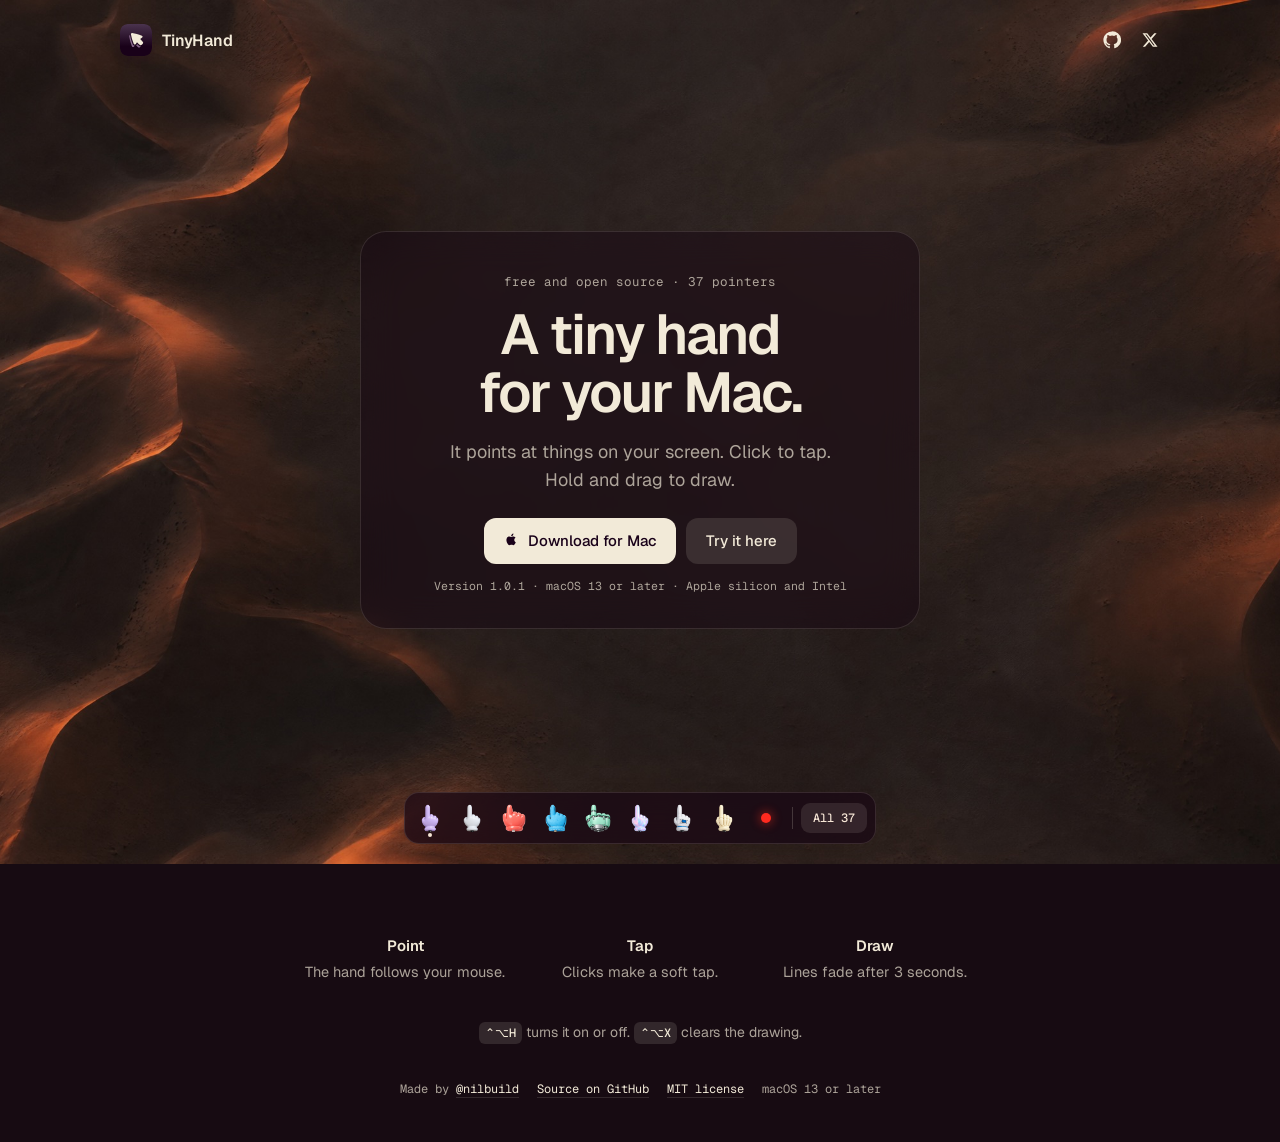
<file: docs/index.html>
<!doctype html>
<html lang="en">
<head>
<meta charset="utf-8">
<meta name="viewport" content="width=device-width, initial-scale=1, viewport-fit=cover">
<script async src="https://www.googletagmanager.com/gtag/js?id=G-7GG56TBZL8"></script>
<script>
  window.dataLayer = window.dataLayer || [];
  function gtag(){dataLayer.push(arguments);}
  gtag('js', new Date());
  gtag('config', 'G-7GG56TBZL8');
</script>
<title>TinyHand: a tiny hand pointer for your Mac</title>
<meta name="description" content="TinyHand puts a toy hand on a stick on your Mac screen. It points at things, taps when you click and draws when you drag. Great for screen recordings, demos and calls. Free, open source, 37 pointers.">
<meta name="keywords" content="mac pointer, cursor highlighter, screen recording, presentation pointer, laser pointer, draw on screen, macOS, demo videos">
<meta name="author" content="Kamran Ahmed">
<meta name="theme-color" content="#170b12">
<link rel="canonical" href="https://tinyhand.app/">
<meta property="og:type" content="website">
<meta property="og:site_name" content="TinyHand">
<meta property="og:url" content="https://tinyhand.app/">
<meta property="og:title" content="TinyHand: a tiny hand for your Mac">
<meta property="og:description" content="A toy hand on a stick that points at things on your screen. Click to tap, hold and drag to draw. Free and open source.">
<meta property="og:image" content="https://tinyhand.app/assets/og-dusk.jpg">
<meta property="og:image:width" content="1200">
<meta property="og:image:height" content="630">
<meta property="og:image:alt" content="TinyHand: a tiny hand for your Mac, with two hand pointers over dunes at dusk">
<meta name="twitter:card" content="summary_large_image">
<meta name="twitter:site" content="@nilbuild">
<meta name="twitter:creator" content="@nilbuild">
<meta name="twitter:title" content="TinyHand: a tiny hand for your Mac">
<meta name="twitter:description" content="A toy hand on a stick that points at things on your screen. Click to tap, hold and drag to draw. Free and open source.">
<meta name="twitter:image" content="https://tinyhand.app/assets/og-dusk.jpg">
<meta name="twitter:image:alt" content="TinyHand: a tiny hand for your Mac, with two hand pointers over dunes at dusk">
<link rel="icon" type="image/svg+xml" href="assets/mark.svg">
<link rel="icon" type="image/png" href="assets/favicon.png">
<link rel="apple-touch-icon" href="assets/apple-touch-icon.png">
<script type="application/ld+json">
{
  "@context": "https://schema.org",
  "@type": "SoftwareApplication",
  "name": "TinyHand",
  "description": "A toy hand on a stick that points at things on your Mac screen. Click to tap, hold and drag to draw.",
  "url": "https://tinyhand.app/",
  "image": "https://tinyhand.app/assets/mark-512.png",
  "screenshot": "https://tinyhand.app/assets/og-dusk.jpg",
  "applicationCategory": "UtilitiesApplication",
  "operatingSystem": "macOS 13 or later",
  "softwareVersion": "1.0.1",
  "license": "https://opensource.org/licenses/MIT",
  "downloadUrl": "https://github.com/nilbuild/tinyhand/releases/latest/download/TinyHand.dmg",
  "offers": { "@type": "Offer", "price": "0", "priceCurrency": "USD" },
  "author": { "@type": "Person", "name": "Kamran Ahmed", "url": "https://kamran.fyi" }
}
</script>
<link rel="preconnect" href="https://fonts.googleapis.com">
<link rel="preconnect" href="https://fonts.gstatic.com" crossorigin>
<link rel="stylesheet" href="https://fonts.googleapis.com/css2?family=Geist:wght@400;500;600&family=Geist+Mono:wght@400;500&display=swap">
<style>
:root {
  --bg: #170b12;
  --fg: #f2ead8;
  --muted: rgba(242, 234, 216, 0.68);
  --line: rgba(242, 234, 216, 0.12);
  --btn: #f2ead8;
  --btn-fg: #190119;
  --ghost: rgba(242, 234, 216, 0.12);
  --glass: rgba(25, 8, 20, 0.5);
  --col: 1080px;
  --sans: "Geist", system-ui, -apple-system, sans-serif;
  --mono: "Geist Mono", ui-monospace, "SF Mono", Menlo, monospace;
  color-scheme: dark;
}
* { box-sizing: border-box; }
html, body { margin: 0; }
body { background: var(--bg); color: var(--fg); font-family: var(--sans); -webkit-font-smoothing: antialiased; }
:focus, :focus-visible { outline: none; }
a, button { -webkit-tap-highlight-color: transparent; }
.gutter { padding-left: max(20px, env(safe-area-inset-left, 0px)); padding-right: max(20px, env(safe-area-inset-right, 0px)); }

.stage { position: relative; overflow: hidden; height: clamp(680px, 96vh, 960px); display: flex; flex-direction: column; padding-bottom: 84px; }
.art { position: absolute; inset: 0; width: 100%; height: 100%; object-fit: cover; display: block; }
.rest { position: absolute; right: 13%; bottom: 30%; width: 2px; height: 2px; pointer-events: none; }
@media (max-width: 640px) { .rest { right: 12%; bottom: 25%; } }

.nav { position: relative; z-index: 3; width: 100%; max-width: var(--col); margin: 0 auto; display: flex; justify-content: space-between; align-items: center; padding-block: 22px; }
.brand { display: flex; align-items: center; gap: 10px; font-weight: 600; font-size: 16px; letter-spacing: -.01em; color: inherit; text-decoration: none; }
.mark { width: 32px; height: 32px; border-radius: 8px; display: block; box-shadow: 0 3px 8px rgba(40, 10, 40, .25); flex: none; }
.links { display: flex; gap: 2px; margin-right: -8px; }
.links a { display: grid; place-items: center; width: 36px; height: 36px; border-radius: 10px; color: inherit; }
.links a:hover { background: var(--line); }
.links svg { width: 18px; height: 18px; fill: currentColor; }

.intro { position: relative; z-index: 3; margin: auto; padding: 42px 32px 36px; max-width: 560px; width: calc(100% - 40px); border-radius: 26px; background: var(--glass); box-shadow: inset 0 0 0 1px var(--line); backdrop-filter: blur(18px) saturate(1.1); -webkit-backdrop-filter: blur(18px) saturate(1.1); text-align: center; display: flex; flex-direction: column; align-items: center; gap: 16px; }
.eyebrow { margin: 0; font: 400 12.5px var(--mono); color: var(--muted); }
h1 { margin: 0; font-weight: 600; font-size: clamp(36px, 5.6vw, 56px); line-height: 1.03; letter-spacing: -.035em; text-wrap: balance; }
.lede { margin: 0; max-width: 34ch; font-size: 18px; line-height: 1.55; color: var(--muted); text-wrap: pretty; }
.ctas { display: flex; gap: 10px; flex-wrap: wrap; justify-content: center; margin-top: 8px; }
.btn { display: inline-flex; align-items: center; gap: 9px; height: 46px; padding: 0 20px; border-radius: 12px; text-decoration: none; font-weight: 500; font-size: 15px; transition: transform .15s ease; }
.btn:hover { transform: translateY(-1px); }
.btn svg { width: 16px; height: 16px; fill: currentColor; }
.btn.main { background: var(--btn); color: var(--btn-fg); }
.btn.main svg { width: 15px; height: 15px; margin-top: -2px; }
.btn.ghost { all: unset; cursor: pointer; display: inline-flex; align-items: center; gap: 9px; height: 46px; padding: 0 20px; border-radius: 12px; font-weight: 500; font-size: 15px; transition: transform .15s ease; color: var(--fg); background: var(--ghost); }
.btn.ghost:hover { transform: translateY(-1px); }
.try[aria-pressed="true"] .t-on, .try:not([aria-pressed="true"]) .t-off { display: none; }
.ver { margin: -2px 0 0; font: 400 11.5px var(--mono); color: var(--muted); }

.picker { position: absolute; z-index: 4; left: 50%; transform: translateX(-50%); bottom: 20px; display: flex; align-items: center; gap: 2px; padding: 5px; border-radius: 15px; background: rgba(25, 8, 20, .72); border: .5px solid rgba(255, 240, 225, .12); backdrop-filter: blur(14px); -webkit-backdrop-filter: blur(14px); box-shadow: 0 8px 24px -10px rgba(58, 36, 23, .35); }
.picker button { all: unset; cursor: pointer; position: relative; width: 40px; height: 40px; border-radius: 10px; display: grid; place-items: center; }
.picker img { width: 28px; height: 28px; object-fit: contain; pointer-events: none; transition: transform .18s cubic-bezier(.3, 1.6, .5, 1); }
.picker > button:hover img, .picker > button:hover .laser { transform: translateY(-3px) scale(1.14); }
.picker > button[aria-pressed="true"]::after { content: ""; position: absolute; bottom: 1px; left: 50%; width: 4px; height: 4px; margin-left: -2px; border-radius: 50%; background: #f6e6d6; }
.picker .sep { width: 1px; height: 22px; margin: 0 6px 0 4px; background: rgba(255, 240, 225, .18); }
.laser { width: 10px; height: 10px; border-radius: 50%; background: #ff2a1f; box-shadow: 0 0 10px 2px rgba(255, 42, 31, .4); transition: transform .18s cubic-bezier(.3, 1.6, .5, 1); }
.picker .count { width: auto; height: 30px; margin-right: 3px; padding: 0 12px; border-radius: 9px; font: 500 12px var(--mono); color: #f6e6d6; white-space: nowrap; background: rgba(255, 240, 225, .1); transition: background .15s ease; }
.picker .count:hover, .picker .count[aria-expanded="true"] { background: rgba(255, 240, 225, .2); }
.pop { position: absolute; bottom: calc(100% + 10px); left: 50%; transform: translateX(-50%); width: min(452px, calc(100vw - 32px)); padding: 14px; border-radius: 18px; background: #221420; color: var(--fg); box-shadow: 0 24px 50px -20px rgba(0, 0, 0, .6), 0 0 0 .5px rgba(242, 234, 216, .14); }
.pop[hidden] { display: none; }
.pop-h { margin: 0 4px 10px; display: flex; justify-content: space-between; font-size: 13.5px; }
.pop-h span { font: 400 12px var(--mono); color: var(--muted); }
.pop-grid { display: grid; grid-template-columns: repeat(auto-fill, minmax(44px, 1fr)); gap: 2px; }
.pop-grid button { width: auto; height: 46px; }
.pop-grid button:hover { background: rgba(242, 234, 216, .08); }
.pop-grid button:hover img { transform: translateY(-2px) scale(1.1); }
.pop-grid button[aria-pressed="true"] { background: rgba(242, 234, 216, .14); }
.pop-grid img { width: 32px; height: 32px; }

.more { max-width: 720px; margin: 0 auto; padding-block: 72px 44px; display: flex; flex-direction: column; gap: 40px; }
.three { display: grid; grid-template-columns: repeat(3, minmax(0, 1fr)); gap: 24px; text-align: center; }
.three h3 { margin: 0 0 6px; font-size: 15px; font-weight: 600; }
.three p { margin: 0; font-size: 14.5px; line-height: 1.5; color: var(--muted); }
.keys { margin: 0; text-align: center; font-size: 14px; color: var(--muted); }
kbd { font: 500 12px var(--mono); color: var(--fg); padding: 3px 6px; border-radius: 6px; background: var(--line); }
.foot { display: flex; justify-content: center; gap: 18px; flex-wrap: wrap; font: 400 12px var(--mono); color: var(--muted); }
.foot a { color: var(--fg); text-decoration: none; border-bottom: 1px solid var(--line); }

@media (max-width: 640px) {
  .three { grid-template-columns: minmax(0, 1fr); gap: 18px; }
  .lede { font-size: 16.5px; }
  .intro { padding: 30px 18px 26px; }
  .picker > button { width: 34px; height: 34px; }
  .picker > button img { width: 24px; height: 24px; }
  .picker > [data-style="astro"], .picker > [data-style="skeleton"], .picker > [data-style="holo"] { display: none; }
  .picker .count { padding: 0 9px; }
  .picker .sep { margin: 0 4px 0 2px; }
}
@media (prefers-reduced-motion: reduce) { .btn, .picker img, .laser, .picker .count { transition: none; } }
</style>
</head>
<body>
<main>
  <section class="stage" id="stage" data-start="lavender">
    <img class="art" src="assets/art/dusk.jpg" alt="Sand dunes seen from above at dusk">
    <div class="nav gutter">
      <a class="brand" href="./" data-pass><img class="mark" src="assets/mark.svg" alt="">TinyHand</a>
      <div class="links">
        <a href="https://github.com/nilbuild/tinyhand" aria-label="TinyHand on GitHub" title="GitHub" data-pass target="_blank" rel="noopener"><svg viewBox="0 0 24 24" aria-hidden="true"><path d="M12 .5a11.5 11.5 0 0 0-3.64 22.41c.58.1.79-.25.79-.56v-2c-3.2.7-3.88-1.37-3.88-1.37-.52-1.33-1.28-1.69-1.28-1.69-1.05-.71.08-.7.08-.7 1.16.08 1.77 1.19 1.77 1.19 1.03 1.77 2.7 1.26 3.36.96.1-.75.4-1.26.73-1.55-2.56-.29-5.24-1.28-5.24-5.69 0-1.26.45-2.29 1.19-3.09-.12-.29-.52-1.46.11-3.05 0 0 .97-.31 3.17 1.18a11 11 0 0 1 5.77 0c2.2-1.49 3.17-1.18 3.17-1.18.63 1.59.23 2.76.11 3.05.74.8 1.19 1.83 1.19 3.09 0 4.42-2.69 5.39-5.25 5.68.41.36.78 1.06.78 2.14v3.17c0 .31.21.67.8.56A11.5 11.5 0 0 0 12 .5Z"/></svg></a>
        <a href="https://x.com/nilbuild" aria-label="nilbuild on X" title="@nilbuild on X" data-pass target="_blank" rel="noopener"><svg viewBox="0 0 24 24" aria-hidden="true"><path d="M17.75 3h3.07l-6.7 7.66L22 21h-6.17l-4.83-6.32L5.47 21H2.4l7.17-8.2L2 3h6.33l4.37 5.77L17.75 3Zm-1.08 16.2h1.7L7.4 4.74H5.58L16.67 19.2Z"/></svg></a>
      </div>
    </div>
    <div class="intro">
      <p class="eyebrow">free and open source · 37 pointers</p>
      <h1>A tiny hand for your Mac.</h1>
      <p class="lede">It points at things on your screen. Click to tap. Hold and drag to draw.</p>
      <div class="ctas">
        <a class="btn main" href="https://github.com/nilbuild/tinyhand/releases/latest/download/TinyHand.dmg" data-pass download><svg viewBox="0 0 24 24" aria-hidden="true"><path d="M16.4 12.6c0-2.4 2-3.5 2-3.6-1.1-1.6-2.8-1.8-3.4-1.8-1.4-.2-2.8.9-3.5.9-.7 0-1.9-.8-3.1-.8-1.6 0-3 .9-3.8 2.3-1.6 2.8-.4 7 1.2 9.3.8 1.1 1.7 2.4 2.9 2.3 1.2 0 1.6-.7 3-.7s1.8.7 3.1.7c1.3 0 2.1-1.1 2.8-2.3.9-1.3 1.3-2.5 1.3-2.6 0 0-2.5-1-2.5-3.7zM14.1 5.5c.6-.8 1.1-1.9 1-3-.9 0-2.1.6-2.7 1.4-.6.7-1.1 1.8-1 2.9 1 .1 2.1-.5 2.7-1.3z"/></svg>Download for Mac</a>
        <button class="btn ghost try" id="try" type="button" data-pass aria-pressed="false"><span class="t-on">Try it here</span><span class="t-off">Stop · Esc</span></button>
      </div>
      <p class="ver">Version <span id="version">1.0.1</span> · macOS 13 or later · Apple silicon and Intel</p>
    </div>
    <span class="rest" data-target="point" aria-hidden="true"></span>
    <div class="picker" id="picker" data-pass aria-label="Pick a hand"></div>
  </section>

  <section class="more gutter">
    <div class="three">
      <div><h3>Point</h3><p>The hand follows your mouse.</p></div>
      <div><h3>Tap</h3><p>Clicks make a soft tap.</p></div>
      <div><h3>Draw</h3><p>Lines fade after 3 seconds.</p></div>
    </div>
    <p class="keys"><kbd>⌃⌥H</kbd> turns it on or off. <kbd>⌃⌥X</kbd> clears the drawing.</p>
    <div class="foot"><span>Made by <a href="https://x.com/nilbuild" target="_blank" rel="noopener">@nilbuild</a></span><a href="https://github.com/nilbuild/tinyhand" target="_blank" rel="noopener">Source on GitHub</a><a href="https://github.com/nilbuild/tinyhand/blob/main/LICENSE" target="_blank" rel="noopener">MIT license</a><span>macOS 13 or later</span></div>
  </section>
</main>

<script src="pointer.js"></script>
<script>
(function () {
  fetch('https://api.github.com/repos/nilbuild/tinyhand/releases/latest')
    .then(r => (r.ok ? r.json() : null))
    .then(r => {
      if (!r || !r.tag_name) {
        return;
      }
      document.getElementById('version').textContent = r.tag_name.replace(/^v/, '');
    })
    .catch(() => {});

  const PICKS = ['lavender', 'glove', 'coral', 'plush', 'robot', 'holo', 'astro', 'skeleton', 'laser'];
  const stage = document.getElementById('stage');
  const picker = document.getElementById('picker');
  if (!window.TinyHandDemo) {
    return;
  }

  const api = TinyHandDemo.mount(stage, { toolbar: false, autoplay: false, depthW: 0.3, start: stage.dataset.start, active: false });
  api.deactivate();
  const tryBtn = document.getElementById('try');
  function setLive(on, e) {
    if (on) {
      api.activate(e);
    } else {
      api.deactivate();
    }
    tryBtn.setAttribute('aria-pressed', String(on));
  }
  tryBtn.addEventListener('click', e => {
    e.stopPropagation();
    setLive(!api.active, e);
  });
  const styles = api.hands.concat([{ id: 'laser', name: 'Laser dot' }]);

  function button(hand, onPick) {
    const b = document.createElement('button');
    b.type = 'button';
    b.dataset.style = hand.id;
    b.title = hand.name;
    b.setAttribute('aria-label', hand.name);
    b.innerHTML = hand.src ? `<img src="${hand.src}" alt="">` : '<span class="laser"></span>';
    b.addEventListener('click', e => {
      api.setStyle(hand.id);
      setLive(true, e);
      onPick();
    });
    return b;
  }

  PICKS.forEach(id => picker.appendChild(button(styles.find(h => h.id === id), () => {})));

  const sep = document.createElement('span');
  sep.className = 'sep';
  picker.appendChild(sep);

  const all = document.createElement('button');
  all.type = 'button';
  all.className = 'count';
  all.setAttribute('aria-expanded', 'false');
  all.textContent = `All ${styles.length}`;
  picker.appendChild(all);

  const pop = document.createElement('div');
  pop.className = 'pop';
  pop.hidden = true;
  pop.innerHTML = `<p class="pop-h"><b>${styles.length} pointers</b><span>pick one to try it</span></p><div class="pop-grid"></div>`;
  const grid = pop.querySelector('.pop-grid');
  styles.forEach(hand => grid.appendChild(button(hand, () => setOpen(false))));
  picker.appendChild(pop);

  function setOpen(open) {
    pop.hidden = !open;
    all.setAttribute('aria-expanded', String(open));
  }
  all.addEventListener('click', e => {
    e.stopPropagation();
    setOpen(pop.hidden);
  });
  document.addEventListener('click', e => {
    if (pop.hidden || pop.contains(e.target)) {
      return;
    }
    setOpen(false);
  });
  document.addEventListener('keydown', e => {
    if (e.key !== 'Escape') {
      return;
    }
    setOpen(false);
    setLive(false);
  });

  const sync = id => picker.querySelectorAll('button[data-style]').forEach(b => b.setAttribute('aria-pressed', String(b.dataset.style === id)));
  stage.addEventListener('th-style', e => sync(e.detail));
  sync(stage.dataset.start);
})();
</script>
</body>
</html>
</file>
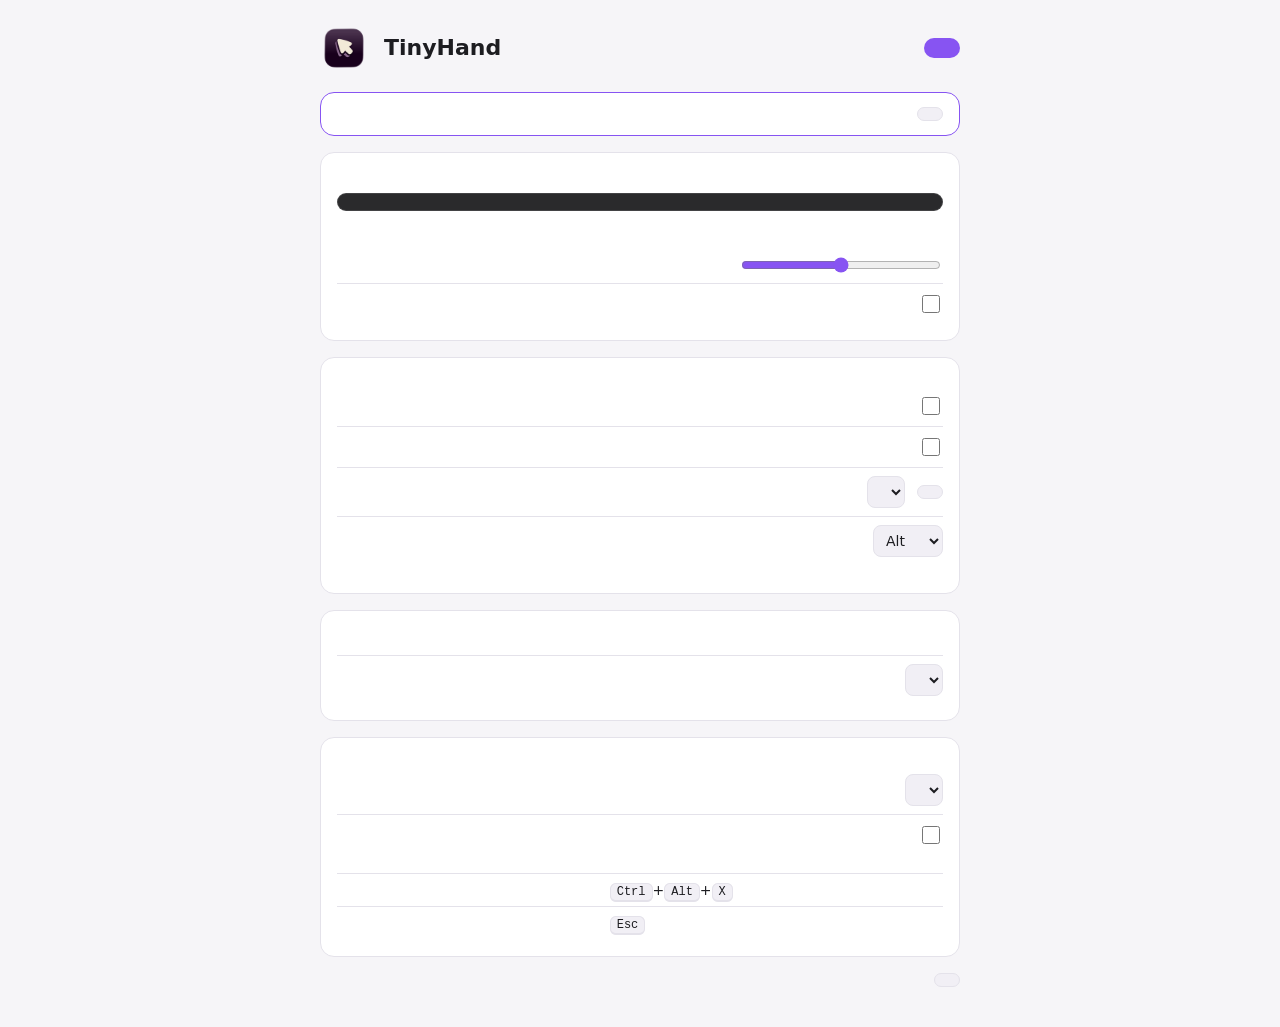
<file: desktop/ui/settings.html>
<!doctype html>
<html lang="en">
<head>
<meta charset="utf-8">
<meta name="viewport" content="width=device-width, initial-scale=1">
<title>TinyHand Settings</title>
<style>
  :root {
    --bg: #f6f5f8; --card: #ffffff; --text: #1d1d21; --muted: #6b6b75; --line: #e4e2ea;
    --accent: #8754f2; --accent-ink: #ffffff; --tile: #f1eff5; --focus: rgba(135, 84, 242, .35);
    color-scheme: light;
  }
  @media (prefers-color-scheme: dark) {
    :root {
      --bg: #17161b; --card: #211f27; --text: #f2f1f5; --muted: #a09fab; --line: #34313d;
      --accent: #a27bff; --accent-ink: #17161b; --tile: #2a2832; --focus: rgba(162, 123, 255, .4);
      color-scheme: dark;
    }
  }
  * { box-sizing: border-box; }
  body { margin: 0; background: var(--bg); color: var(--text); font: 14px/1.45 "Segoe UI Variable Text", "Segoe UI", system-ui, sans-serif; }
  main { max-width: 680px; margin: 0 auto; padding: 24px 20px 40px; }
  header { display: flex; align-items: center; gap: 16px; margin-bottom: 20px; }
  header h1 { font: 600 22px "Segoe UI Variable Display", "Segoe UI", system-ui, sans-serif; margin: 0; }
  header p { margin: 2px 0 0; color: var(--muted); }
  header .grow { flex: 1; }
  .power { border: 0; border-radius: 999px; padding: 10px 18px; font: 600 14px inherit; font-family: inherit; background: var(--accent); color: var(--accent-ink); cursor: pointer; }
  .power.on { background: var(--tile); color: var(--text); box-shadow: inset 0 0 0 1px var(--line); }
  .welcome { background: var(--card); border: 1px solid var(--accent); border-radius: 14px; padding: 14px 16px; margin-bottom: 16px; display: flex; gap: 12px; align-items: start; }
  .welcome p { margin: 0 0 6px; }
  .welcome ul { margin: 0; padding-left: 18px; color: var(--muted); }
  .welcome button { margin-left: auto; flex-shrink: 0; white-space: nowrap; }
  section { background: var(--card); border: 1px solid var(--line); border-radius: 14px; padding: 16px; margin-bottom: 16px; }
  section h2 { font-size: 13px; text-transform: uppercase; letter-spacing: .06em; color: var(--muted); margin: 0 0 12px; font-weight: 600; }
  .hint { color: var(--muted); font-size: 12.5px; margin: 4px 0 0; }
  .sub { display: flex; align-items: baseline; gap: 8px; margin: 0 0 8px; }
  .sub h3 { margin: 0; font-size: 14px; font-weight: 600; }
  .sub .count { color: var(--muted); font-size: 12.5px; }
  .sub .link { margin-left: auto; border: 0; background: none; color: var(--accent); font: inherit; cursor: pointer; padding: 2px 4px; border-radius: 6px; }
  .all { margin-top: 20px; }
  /* Looks like the real toolbar (ui/toolbar.html). */
  .strip { display: flex; flex-wrap: wrap; align-items: center; gap: 6px; padding: 8px 10px; border-radius: 16px; background: rgba(24, 24, 27, .92); border: 1px solid rgba(255, 255, 255, .12); }
  .slot { position: relative; width: 40px; height: 40px; border-radius: 10px; display: grid; place-items: center; cursor: grab; }
  .slot:hover { background: rgba(255, 255, 255, .08); }
  .slot.on { background: rgba(255, 255, 255, .18); }
  .slot.dragging { opacity: .3; }
  .slot.drop-before { box-shadow: -4px 0 0 -1px var(--accent); }
  .slot.drop-after { box-shadow: 4px 0 0 -1px var(--accent); }
  .slot img { width: 40px; height: 40px; pointer-events: none; }
  .slot .remove { position: absolute; top: -6px; right: -6px; width: 18px; height: 18px; border-radius: 50%; border: 0; padding: 0; background: #ececf1; color: #1d1d21; font: 700 11px/18px "Segoe UI", system-ui, sans-serif; cursor: pointer; opacity: 0; transition: opacity .12s; box-shadow: 0 1px 3px rgba(0, 0, 0, .4); }
  .slot:hover .remove, .slot:focus-within .remove { opacity: 1; }
  @media (hover: none) { .slot .remove { opacity: 1; } }
  .empty { width: 40px; height: 40px; border-radius: 10px; border: 1.5px dashed rgba(255, 255, 255, .2); box-sizing: border-box; }
  .laser-dot { position: relative; width: 36px; height: 36px; border-radius: 50%; background: radial-gradient(circle, rgba(255, 41, 31, .55) 0%, rgba(255, 41, 31, 0) 70%); }
  .laser-dot::before { content: ""; position: absolute; inset: 11px; border-radius: 50%; background: #ff291f; }
  .laser-dot::after { content: ""; position: absolute; inset: 15px; border-radius: 50%; background: rgba(255, 219, 209, .95); }
  .message { color: #b45309; font-size: 12.5px; margin: 6px 0 0; }
  @media (prefers-color-scheme: dark) { .message { color: #fbbf24; } }
  .grid { display: grid; grid-template-columns: repeat(auto-fill, minmax(112px, 1fr)); gap: 8px; }
  .tile { position: relative; border: 0; background: var(--tile); border-radius: 12px; padding: 10px 6px 8px; color: var(--text); font: 12px inherit; font-family: inherit; cursor: pointer; display: flex; flex-direction: column; align-items: center; gap: 4px; }
  .tile:hover { box-shadow: inset 0 0 0 1px var(--line); }
  .tile img { width: 56px; height: 56px; }
  .tile .laser-dot { width: 56px; height: 56px; }
  .tile .laser-dot::before { inset: 21px; }
  .tile .laser-dot::after { inset: 25px; }
  .tile.on, .tile.on:hover { box-shadow: inset 0 0 0 2px var(--accent); }
  .tile .name { white-space: nowrap; overflow: hidden; text-overflow: ellipsis; max-width: 100%; }
  .tile .add { margin-top: 2px; border: 1px solid var(--line); background: transparent; color: var(--muted); border-radius: 999px; padding: 2px 9px; font: 11.5px inherit; font-family: inherit; cursor: pointer; white-space: nowrap; }
  .tile .add:hover { border-color: var(--accent); color: var(--accent); }
  .tile .add.in { border-color: transparent; background: color-mix(in srgb, var(--accent) 15%, transparent); color: var(--accent); }
  .tile .add .rm { display: none; }
  .tile .add.in:hover .rm { display: inline; }
  .tile .add.in:hover .is { display: none; }
  .row { display: flex; align-items: center; gap: 12px; padding: 8px 0; flex-wrap: wrap; }
  .row + .row { border-top: 1px solid var(--line); }
  .row label.name { flex: 1; min-width: 180px; }
  select, input[type=range] { font: inherit; }
  select { background: var(--tile); color: var(--text); border: 1px solid var(--line); border-radius: 8px; padding: 6px 8px; }
  input[type=range] { width: 200px; accent-color: var(--accent); }
  input[type=checkbox] { width: 18px; height: 18px; accent-color: var(--accent); }
  .btn { border: 1px solid var(--line); background: var(--tile); color: var(--text); border-radius: 8px; padding: 6px 12px; font: inherit; cursor: pointer; }
  .swatches { display: flex; gap: 8px; flex-wrap: wrap; }
  .swatch { width: 28px; height: 28px; border-radius: 50%; border: 2px solid var(--line); cursor: pointer; padding: 0; }
  .swatch.on { outline: 2px solid var(--accent); outline-offset: 2px; }
  .swatch.match { background: conic-gradient(#ff291f, #ffcc00, #30c25a, #0a84ff, #8754f2, #ff291f); }
  .row.first { margin-top: 8px; }
  .interact-hint { flex-basis: 100%; margin: 0; }
  table.keys { margin-top: 6px; }
  kbd { font: 12px ui-monospace, Consolas, monospace; background: var(--tile); border: 1px solid var(--line); border-bottom-width: 2px; border-radius: 6px; padding: 1px 6px; }
  table { border-collapse: collapse; width: 100%; }
  td { padding: 6px 0; border-top: 1px solid var(--line); }
  tr:first-child td { border-top: 0; }
  td:first-child { width: 45%; }
  footer { color: var(--muted); font-size: 12px; display: flex; justify-content: space-between; align-items: center; gap: 12px; flex-wrap: wrap; }
  .warn { background: #fff4d6; color: #5b4300; border-radius: 10px; padding: 10px 12px; margin-bottom: 16px; }
  @media (prefers-color-scheme: dark) { .warn { background: #3a3218; color: #f5e3a8; } }
  .pick { position: fixed; inset: 0; z-index: 10; background: var(--bg); display: grid; place-items: center; padding: 24px; }
  .pick[hidden] { display: none; }
  .pick .card { background: var(--card); border: 1px solid var(--line); border-radius: 18px; padding: 28px 24px; width: min(420px, 100%); text-align: center; }
  .pick img { width: 64px; height: 64px; }
  .pick h1 { font: 600 20px "Segoe UI Variable Display", "Segoe UI", system-ui, sans-serif; margin: 12px 0 4px; }
  .pick p { color: var(--muted); margin: 0 0 20px; }
  .pick .choices { display: grid; gap: 10px; }
  .pick .choice { border: 1px solid var(--line); background: var(--tile); color: var(--text); border-radius: 12px; padding: 14px 16px; font: 600 16px inherit; font-family: inherit; cursor: pointer; }
  .pick .choice:hover { border-color: var(--accent); }
  .pick .choice.suggested { border-color: var(--accent); box-shadow: inset 0 0 0 1px var(--accent); }
  :focus-visible { outline: 3px solid var(--focus); outline-offset: 2px; }
  @media (max-width: 520px) { header { flex-wrap: wrap; } input[type=range] { width: 100%; } }
</style>
</head>
<body>
<div class="pick" id="pick" hidden>
  <div class="card" role="dialog" aria-labelledby="pick-title">
    <img src="icon.png" alt="">
    <h1 id="pick-title">Choose your language · Chọn ngôn ngữ</h1>
    <p>You can change this later in Settings.<br>Bạn có thể đổi lại trong phần Cài đặt.</p>
    <div class="choices" id="pick-choices"></div>
  </div>
</div>
<main>
  <header>
    <img src="icon.png" width="48" height="48" alt="">
    <div class="grow">
      <h1>TinyHand</h1>
      <p data-i18n="tagline"></p>
    </div>
    <button class="power" id="power"></button>
  </header>

  <div class="warn" id="unsupported" data-i18n="unsupported" hidden></div>

  <div class="welcome" id="welcome" hidden>
    <div data-i18n-html="welcomeHtml"></div>
    <button class="btn" id="got-it" data-i18n="gotIt"></button>
  </div>

  <section>
    <h2 data-i18n="pointer"></h2>
    <div class="sub">
      <h3 data-i18n="inToolbar"></h3>
      <span class="count" id="pin-count"></span>
      <button class="link" id="pin-reset" data-i18n="reset"></button>
    </div>
    <div class="strip" id="strip" role="list" data-i18n-aria="stripLabel"></div>
    <p class="hint" data-i18n="stripHint"></p>
    <p class="message" id="pin-message" role="status" hidden></p>
    <div class="sub all"><h3 data-i18n="allPointers"></h3></div>
    <div class="grid" id="styles"></div>
    <div class="row first">
      <label class="name" for="size" data-i18n="size"></label>
      <input type="range" id="size" min="0.08" max="0.20" step="0.005">
    </div>
    <div class="row">
      <label class="name" for="shadow" data-i18n="shadow"></label>
      <input type="checkbox" id="shadow">
    </div>
  </section>

  <section>
    <h2 data-i18n="taps"></h2>
    <div class="row">
      <label class="name" for="hand-sound" data-i18n="handSound"></label>
      <input type="checkbox" id="hand-sound">
    </div>
    <div class="row">
      <label class="name" for="laser-sound" data-i18n="laserSound"></label>
      <input type="checkbox" id="laser-sound">
    </div>
    <div class="row">
      <label class="name" for="tap-sound" data-i18n="tapSound"></label>
      <select id="tap-sound"></select>
      <button class="btn" id="preview" data-i18n="play"></button>
    </div>
    <div class="row">
      <label class="name" for="interact" data-i18n="interact"></label>
      <select id="interact">
        <option value="alt">Alt</option>
        <option value="ctrl">Ctrl</option>
        <option value="shift">Shift</option>
        <option value="off" data-i18n="off"></option>
      </select>
      <p class="hint interact-hint" data-i18n="interactHint"></p>
    </div>
  </section>

  <section>
    <h2 data-i18n="drawing"></h2>
    <div class="row">
      <span class="name" data-i18n="inkColour"></span>
      <div class="swatches" id="inks"></div>
    </div>
    <div class="row">
      <label class="name" for="fade" data-i18n="fadeAfter"></label>
      <select id="fade">
        <option value="1" data-i18n="sec1"></option>
        <option value="3" data-i18n="sec3"></option>
        <option value="5" data-i18n="sec5"></option>
        <option value="10" data-i18n="sec10"></option>
        <option value="0" data-i18n="never"></option>
      </select>
    </div>
  </section>

  <section>
    <h2 data-i18n="general"></h2>
    <div class="row">
      <label class="name" for="language" data-i18n="language"></label>
      <select id="language"></select>
    </div>
    <div class="row">
      <label class="name" for="login" data-i18n="login"></label>
      <input type="checkbox" id="login">
    </div>
    <table class="keys">
      <tr><td data-i18n="keyToggle"></td><td data-i18n-html="keyToggleHtml"></td></tr>
      <tr><td data-i18n="keyClear"></td><td><kbd>Ctrl</kbd>+<kbd>Alt</kbd>+<kbd>X</kbd></td></tr>
      <tr><td data-i18n="keyOff"></td><td><kbd>Esc</kbd></td></tr>
    </table>
  </section>

  <footer>
    <span id="version"></span>
    <button class="btn" id="reset" data-i18n="resetAll"></button>
  </footer>
</main>
<script src="i18n.js"></script>
<script>
  const { invoke, convertFileSrc } = window.__TAURI__.core;
  const { listen } = window.__TAURI__.event;
  const $ = id => document.getElementById(id);
  let state = null;
  const MAX_PINNED = 8;
  let dragId = null;
  let L = 'en';
  const t = (key, vars) => I18n.t(L, key, vars);

  function save(change) {
    const prefs = structuredClone(state.prefs);
    change(prefs);
    state.prefs = prefs;
    render();
    invoke('set_prefs', { prefs });
  }

  const titleOf = id => I18n.hand(L, id, (state.styles.find(s => s.id === id) || {}).title || id);

  function art(id, cls) {
    if (id === 'laser') return Object.assign(document.createElement('div'), { className: 'laser-dot' });
    return Object.assign(document.createElement('img'), { src: convertFileSrc(id, 'thumb'), alt: '', loading: 'lazy', className: cls || '' });
  }

  function setMessage(text) {
    $('pin-message').textContent = text;
    $('pin-message').hidden = !text;
  }

  function addToToolbar(id) {
    if (state.prefs.pinned.includes(id)) return;
    if (state.prefs.pinned.length >= MAX_PINNED) {
      setMessage(t('full', { name: titleOf(id) }));
      return;
    }
    setMessage('');
    save(q => {
      // Keep the laser dot last, like the Mac app.
      const at = q.pinned[q.pinned.length - 1] === 'laser' && id !== 'laser' ? q.pinned.length - 1 : q.pinned.length;
      q.pinned.splice(at, 0, id);
    });
  }

  function removeFromToolbar(id) {
    if (state.prefs.pinned.length <= 1) {
      setMessage(t('keepOne'));
      return;
    }
    setMessage('');
    save(q => { q.pinned = q.pinned.filter(x => x !== id); });
  }

  function movePinned(id, to) {
    save(q => {
      const from = q.pinned.indexOf(id);
      if (from < 0) return;
      q.pinned.splice(from, 1);
      q.pinned.splice(Math.max(0, Math.min(to > from ? to - 1 : to, q.pinned.length)), 0, id);
    });
  }

  function renderStrip() {
    const p = state.prefs;
    $('pin-count').textContent = t('count', { n: p.pinned.length, max: MAX_PINNED });
    const slots = p.pinned.map((id, i) => {
      const s = document.createElement('div');
      s.className = 'slot' + (id === p.style ? ' on' : '');
      s.setAttribute('role', 'listitem');
      s.tabIndex = 0;
      s.draggable = true;
      s.title = t('slotTitle', { name: titleOf(id) });
      const x = Object.assign(document.createElement('button'), { className: 'remove', textContent: '×', title: t('removeName', { name: titleOf(id) }) });
      x.setAttribute('aria-label', t('removeFromBar', { name: titleOf(id) }));
      x.onclick = e => { e.stopPropagation(); removeFromToolbar(id); };
      x.draggable = false;
      s.append(art(id), x);
      s.onclick = () => save(q => { q.style = id; });
      s.onkeydown = e => {
        if (e.ctrlKey && e.key === 'ArrowLeft' && i > 0) { e.preventDefault(); movePinned(id, i - 1); }
        else if (e.ctrlKey && e.key === 'ArrowRight' && i < p.pinned.length - 1) { e.preventDefault(); movePinned(id, i + 2); }
        else if (e.key === 'Delete' || e.key === 'Backspace') { e.preventDefault(); removeFromToolbar(id); }
        else if (e.key === 'Enter' || e.key === ' ') { e.preventDefault(); save(q => { q.style = id; }); }
      };
      s.ondragstart = e => {
        dragId = id;
        s.classList.add('dragging');
        e.dataTransfer.effectAllowed = 'move';
        e.dataTransfer.setData('text/plain', id);
      };
      s.ondragend = () => {
        dragId = null;
        document.querySelectorAll('.slot').forEach(el => el.classList.remove('dragging', 'drop-before', 'drop-after'));
      };
      const after = e => { const r = s.getBoundingClientRect(); return e.clientX > r.left + r.width / 2; };
      s.ondragover = e => {
        if (!dragId || dragId === id) return;
        e.preventDefault();
        s.classList.toggle('drop-after', after(e));
        s.classList.toggle('drop-before', !after(e));
      };
      s.ondragleave = () => s.classList.remove('drop-before', 'drop-after');
      s.ondrop = e => {
        e.preventDefault();
        if (dragId && dragId !== id) movePinned(dragId, after(e) ? i + 1 : i);
      };
      return s;
    });
    const empties = Array.from({ length: MAX_PINNED - p.pinned.length }, () => {
      const d = document.createElement('div');
      d.className = 'empty';
      d.setAttribute('aria-hidden', 'true');
      return d;
    });
    $('strip').replaceChildren(...slots, ...empties);
  }

  function renderStyles() {
    const p = state.prefs;
    $('styles').replaceChildren(...state.styles.map(s => {
      const t = document.createElement('div');
      t.className = 'tile' + (s.id === p.style ? ' on' : '');
      t.tabIndex = 0;
      t.setAttribute('role', 'button');
      t.setAttribute('aria-pressed', String(s.id === p.style));
      const title = titleOf(s.id);
      t.title = I18n.t(L, 'useName', { name: title });
      const name = Object.assign(document.createElement('span'), { className: 'name', textContent: title });
      const inBar = p.pinned.includes(s.id);
      const add = document.createElement('button');
      add.className = 'add' + (inBar ? ' in' : '');
      if (inBar) {
        add.append(
          Object.assign(document.createElement('span'), { className: 'is', textContent: I18n.t(L, 'inBadge') }),
          Object.assign(document.createElement('span'), { className: 'rm', textContent: I18n.t(L, 'removeShort') }));
      } else {
        add.textContent = I18n.t(L, 'addShort');
      }
      add.setAttribute('aria-label', I18n.t(L, inBar ? 'removeFromBar' : 'addToBar', { name: title }));
      add.onclick = e => { e.stopPropagation(); inBar ? removeFromToolbar(s.id) : addToToolbar(s.id); };
      t.append(art(s.id), name, add);
      const pick = () => save(q => { q.style = s.id; });
      t.onclick = pick;
      t.onkeydown = e => { if (e.target === t && (e.key === 'Enter' || e.key === ' ')) { e.preventDefault(); pick(); } };
      return t;
    }));
  }

  function renderPicker() {
    const p = state.prefs;
    $('pick').hidden = !!p.language;
    if (p.language) return;
    const suggested = I18n.guess();
    $('pick-choices').replaceChildren(...I18n.LANGUAGES.map(([code, name]) => {
      const b = Object.assign(document.createElement('button'), { className: 'choice' + (code === suggested ? ' suggested' : ''), textContent: name });
      b.lang = code;
      b.onclick = () => save(q => { q.language = code; });
      return b;
    }));
    const first = $('pick-choices').querySelector('.suggested');
    if (first) first.focus();
  }

  function render() {
    const p = state.prefs;
    L = I18n.lang(p);
    const keyName = { alt: 'Alt', ctrl: 'Ctrl', shift: 'Shift' }[p.interactKey] || 'Alt';
    I18n.apply(L, document, { key: keyName });
    renderPicker();
    if (!$('language').options.length) {
      for (const [code, name] of I18n.LANGUAGES) $('language').add(new Option(name, code));
    }
    $('language').value = L;
    $('power').textContent = t(state.active ? 'powerOff' : 'powerOn');
    $('power').classList.toggle('on', state.active);
    $('unsupported').hidden = state.platformReady;
    $('welcome').hidden = p.welcomed;
    renderStrip();
    renderStyles();
    $('size').value = p.pointerSize;
    $('shadow').checked = p.showShadow;
    $('hand-sound').checked = p.handSound;
    $('laser-sound').checked = p.laserSound;
    $('tap-sound').replaceChildren(...state.sounds.map(([id, title]) => new Option(I18n.sound(L, id, title), id)));
    $('tap-sound').value = p.tapSound;
    $('interact').value = p.interactKey;
    $('fade').value = String(p.fadeSeconds);
    $('inks').replaceChildren(...state.inks.map(([id, title, color]) => {
      const b = document.createElement('button');
      b.className = 'swatch' + (id === 'match' ? ' match' : '') + (id === p.ink ? ' on' : '');
      if (color) b.style.background = color;
      b.title = I18n.ink(L, id, title);
      b.setAttribute('aria-label', b.title);
      b.onclick = () => save(q => { q.ink = id; });
      return b;
    }));
    $('login').checked = state.launchAtLogin;
    $('version').textContent = 'TinyHand ' + state.version + ' · ' + t('build') + ' ' + state.build;
  }

  $('power').onclick = () => invoke('set_active', { on: !state.active });
  $('got-it').onclick = () => save(q => { q.welcomed = true; });
  // Only save on release: each size change rebuilds the hand image.
  $('size').onchange = e => save(q => { q.pointerSize = parseFloat(e.target.value); });
  $('shadow').onchange = e => save(q => { q.showShadow = e.target.checked; });
  $('hand-sound').onchange = e => save(q => { q.handSound = e.target.checked; });
  $('laser-sound').onchange = e => save(q => { q.laserSound = e.target.checked; });
  $('tap-sound').onchange = e => { save(q => { q.tapSound = e.target.value; }); invoke('preview_sound', { id: e.target.value }); };
  $('preview').onclick = () => invoke('preview_sound', { id: $('tap-sound').value });
  $('interact').onchange = e => save(q => { q.interactKey = e.target.value; });
  $('fade').onchange = e => save(q => { q.fadeSeconds = parseFloat(e.target.value); });
  $('login').onchange = e => invoke('set_launch_at_login', { on: e.target.checked }).catch(err => {
    console.error(err);
    invoke('get_state').then(s => { state = s; render(); });
  });
  $('pin-reset').onclick = () => { setMessage(''); save(q => { q.pinned = [...state.defaultPinned]; }); };
  $('language').onchange = e => save(q => { q.language = e.target.value; });
  $('reset').onclick = () => invoke('reset_prefs');

  listen('state', e => { state = e.payload; render(); });
  invoke('get_state').then(s => { state = s; render(); });
</script>
</body>
</html>
</file>
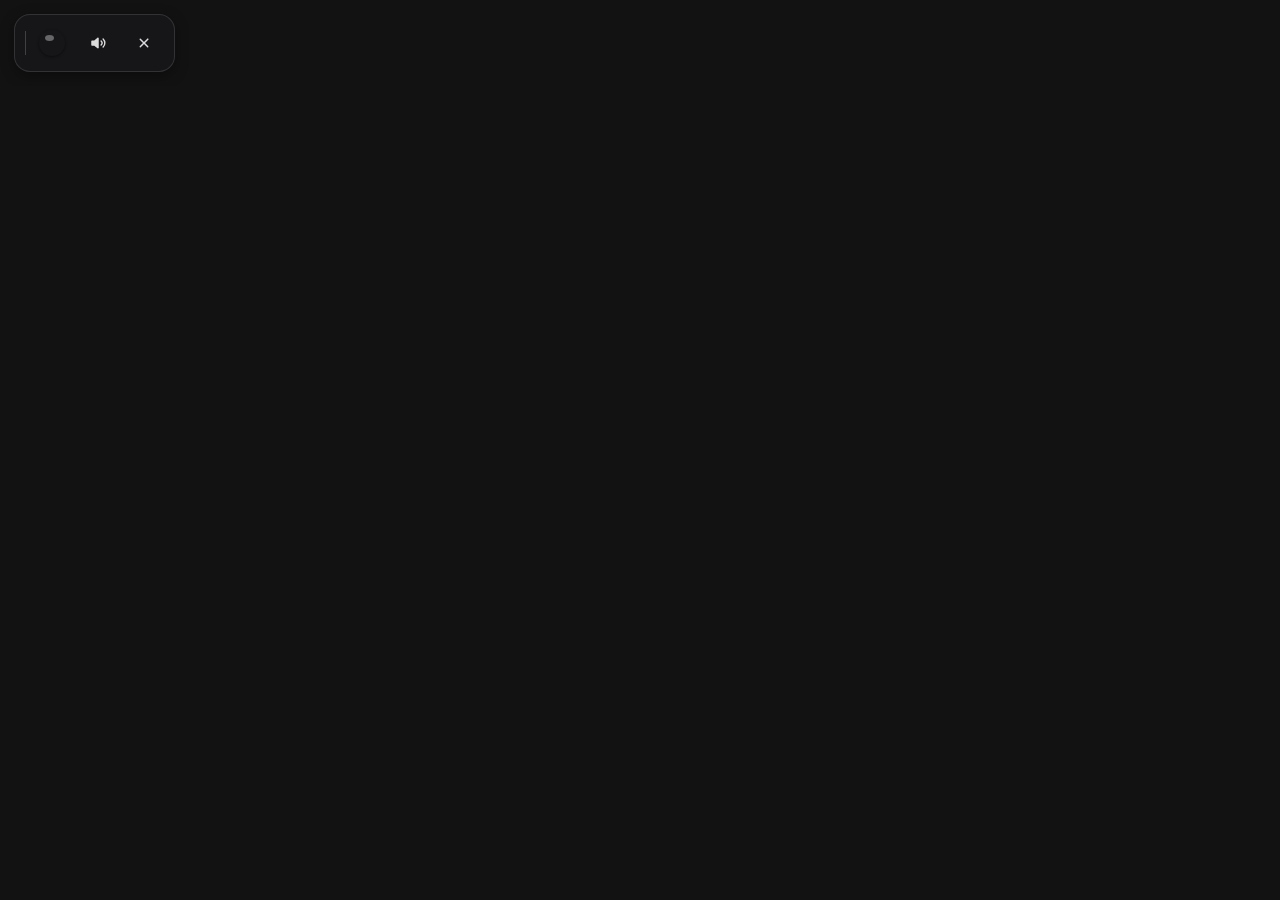
<file: desktop/ui/toolbar.html>
<!doctype html>
<html lang="en">
<head>
<meta charset="utf-8">
<title>TinyHand toolbar</title>
<!--
  Mirrors Toolbar.swift: 40pt buttons, 10pt corners, 6pt spacing, 8/10pt
  insets, a 16pt dark-glass bar, and the ink swatches in a small tray above.
  No inline style="" attributes: Tauri's CSP blocks them.
-->
<style>
  :root { color-scheme: dark; }
  html, body { margin: 0; background: transparent; overflow: hidden; user-select: none; -webkit-user-select: none; }
  body {
    padding: 14px; display: inline-flex; flex-direction: column; align-items: flex-start; gap: 8px;
    font: 12px "Segoe UI Variable Text", "Segoe UI", system-ui, sans-serif;
    transition: opacity .35s ease;
  }
  body.away { opacity: 0; transition-duration: .35s; }
  body:not(.away) { transition-duration: .15s; }
  .glass {
    background: rgba(24, 24, 27, .9); border: 1px solid rgba(255, 255, 255, .12);
    box-shadow: 0 4px 14px rgba(0, 0, 0, .35);
  }
  .bar { display: flex; flex-direction: row; flex-wrap: nowrap; align-items: center; gap: 6px; padding: 8px 10px; border-radius: 16px; }
  #styles { display: contents; }
  button {
    all: unset; box-sizing: border-box; flex: none; width: 40px; height: 40px; border-radius: 10px;
    display: flex; align-items: center; justify-content: center; cursor: default;
  }
  button:hover { background: rgba(255, 255, 255, .08); }
  button.on, button.on:hover { background: rgba(255, 255, 255, .18); }
  button img { width: 40px; height: 40px; pointer-events: none; }
  .laser { position: relative; width: 36px; height: 36px; border-radius: 50%;
    background: radial-gradient(circle, rgba(255, 41, 31, .55) 0%, rgba(255, 41, 31, 0) 70%); }
  .laser::before { content: ""; position: absolute; inset: 11px; border-radius: 50%; background: #ff291f; }
  .laser::after { content: ""; position: absolute; inset: 15px; border-radius: 50%; background: rgba(255, 219, 209, .95); }
  .divider { flex: none; width: 1px; height: 24px; background: rgba(255, 255, 255, .18); }
  .tool svg { width: 18px; height: 18px; fill: rgba(255, 255, 255, .85); }
  .dot { position: relative; width: 26px; height: 26px; border-radius: 50%; box-shadow: 0 1px 3px rgba(0, 0, 0, .45); }
  .dot::after { content: ""; position: absolute; left: 6px; top: 5px; width: 9px; height: 6px; border-radius: 50%; background: rgba(255, 255, 255, .35); }
  .dot.match { background: conic-gradient(from 90deg, #ff3b30, #ff9500, #ffcc00, #34c759, #007aff, #af52de, #ff3b30); }
  .dot.match::after { display: none; }
  .tray { display: none; flex-direction: row; gap: 2px; padding: 5px 6px; border-radius: 14px; }
  .tray.open { display: flex; }
  .tray button { width: 30px; height: 30px; border-radius: 15px; }
  .tray .dot { width: 20px; height: 20px; }
  .tray .dot::after { left: 5px; top: 4px; width: 7px; height: 4px; }
  .sound-off { display: none; }
  .muted .sound-on { display: none; }
  .muted .sound-off { display: inline; }
</style>
</head>
<body>
<div class="tray glass" id="tray"></div>
<div class="bar glass" id="bar">
  <div id="styles"></div>
  <div class="divider"></div>
  <button class="tool" id="ink"><div class="dot" id="ink-dot"></div></button>
  <button class="tool" id="sound">
    <svg viewBox="0 0 24 24">
      <path d="M3 9.5v5c0 .6.4 1 1 1h3l4.3 3.6c.6.5 1.7.1 1.7-.8V5.7c0-.9-1.1-1.3-1.7-.8L7 8.5H4c-.6 0-1 .4-1 1z"/>
      <path class="sound-on" d="M15.5 8.6a.9.9 0 0 1 1.3 0 4.8 4.8 0 0 1 0 6.8.9.9 0 1 1-1.3-1.3 3 3 0 0 0 0-4.2.9.9 0 0 1 0-1.3zm2.7-2.7a.9.9 0 0 1 1.3 0 8.6 8.6 0 0 1 0 12.2.9.9 0 1 1-1.3-1.3 6.8 6.8 0 0 0 0-9.6.9.9 0 0 1 0-1.3z"/>
      <path class="sound-off" d="M16.3 9.3a.9.9 0 0 1 1.3 0l1.6 1.6 1.6-1.6a.9.9 0 1 1 1.3 1.3L20.5 12l1.6 1.6a.9.9 0 1 1-1.3 1.3l-1.6-1.6-1.6 1.6a.9.9 0 1 1-1.3-1.3l1.6-1.6-1.6-1.6a.9.9 0 0 1 0-1.3z"/>
    </svg>
  </button>
  <button class="tool" id="exit">
    <svg viewBox="0 0 24 24"><path d="M6.3 6.3a1 1 0 0 1 1.4 0L12 10.6l4.3-4.3a1 1 0 1 1 1.4 1.4L13.4 12l4.3 4.3a1 1 0 0 1-1.4 1.4L12 13.4l-4.3 4.3a1 1 0 0 1-1.4-1.4l4.3-4.3-4.3-4.3a1 1 0 0 1 0-1.4z"/></svg>
  </button>
</div>
<script src="i18n.js"></script>
<script>
  const { invoke, convertFileSrc } = window.__TAURI__.core;
  const { listen } = window.__TAURI__.event;
  const $ = id => document.getElementById(id);
  let state = null;
  let last = '';
  let L = 'en';

  function inkColor(p) {
    if (p.style === 'laser') return '#ff291f';
    const choice = state.inks.find(([id]) => id === p.ink);
    return (choice && choice[2]) || (state.styles.find(s => s.id === p.style) || {}).ink || '#8754f2';
  }

  function dot(color, match) {
    const d = document.createElement('div');
    d.className = 'dot' + (match ? ' match' : '');
    if (color) d.style.background = color;
    return d;
  }

  function render(s) {
    state = s;
    const p = state.prefs;
    const key = JSON.stringify([p.pinned, p.style, p.handSound, p.laserSound, p.ink, p.language]);
    if (key === last) return;
    last = key;
    L = I18n.lang(p);
    document.documentElement.lang = L;
    $('ink').title = I18n.t(L, 'inkTitle');
    $('exit').title = I18n.t(L, 'exitTitle');
    const titles = Object.fromEntries(state.styles.map(x => [x.id, x.title]));
    // Like the Mac app, the current style shows even if it isn't pinned.
    const shown = p.pinned.includes(p.style) ? p.pinned : [...p.pinned, p.style];
    $('styles').replaceChildren(...shown.map(id => {
      const b = document.createElement('button');
      b.title = I18n.hand(L, id, titles[id] || id);
      b.className = id === p.style ? 'on' : '';
      if (id === 'laser') {
        const l = document.createElement('div');
        l.className = 'laser';
        b.append(l);
      } else {
        const img = document.createElement('img');
        img.src = convertFileSrc(id, 'thumb');
        img.alt = '';
        b.append(img);
      }
      b.onclick = () => invoke('pick_style', { id });
      return b;
    }));
    $('ink-dot').replaceWith(Object.assign(dot(inkColor(p)), { id: 'ink-dot' }));
    $('tray').replaceChildren(...state.inks.map(([id, title, color]) => {
      const b = document.createElement('button');
      b.title = I18n.ink(L, id, title);
      b.className = id === p.ink ? 'on' : '';
      b.append(dot(color, id === 'match'));
      b.onclick = () => {
        setTray(false);
        invoke('set_prefs', { prefs: { ...state.prefs, ink: id } });
      };
      return b;
    }));
    const on = p.style === 'laser' ? p.laserSound : p.handSound;
    $('sound').classList.toggle('muted', !on);
    $('sound').title = I18n.t(L, on ? 'soundOnTitle' : 'soundOffTitle');
    fit();
  }

  function setTray(open) {
    $('tray').classList.toggle('open', open);
    $('ink').classList.toggle('on', open);
    fit();
  }

  // Window size = everything visible. The tray sits above the bar, centred
  // on the ink button; the window grows upwards (the overlay keeps its
  // bottom edge pinned above the taskbar).
  function fit() {
    const tray = $('tray');
    if (tray.classList.contains('open')) {
      const ink = $('ink').getBoundingClientRect();
      const bodyLeft = 14;
      const left = Math.max(0, ink.left + ink.width / 2 - tray.offsetWidth / 2 - bodyLeft);
      tray.style.marginLeft = left + 'px';
    }
    const r = document.body.getBoundingClientRect();
    invoke('toolbar_resize', { width: Math.ceil(r.width), height: Math.ceil(r.height) });
  }

  $('ink').onclick = () => setTray(!$('tray').classList.contains('open'));
  $('sound').onclick = () => invoke('toggle_sound');
  $('exit').onclick = () => invoke('set_active', { on: false });
  new ResizeObserver(fit).observe(document.body);

  listen('state', e => render(e.payload));
  listen('reveal', e => {
    document.body.classList.toggle('away', !e.payload);
    if (!e.payload) setTray(false);
  });
  invoke('get_state').then(render);
</script>
</body>
</html>
</file>
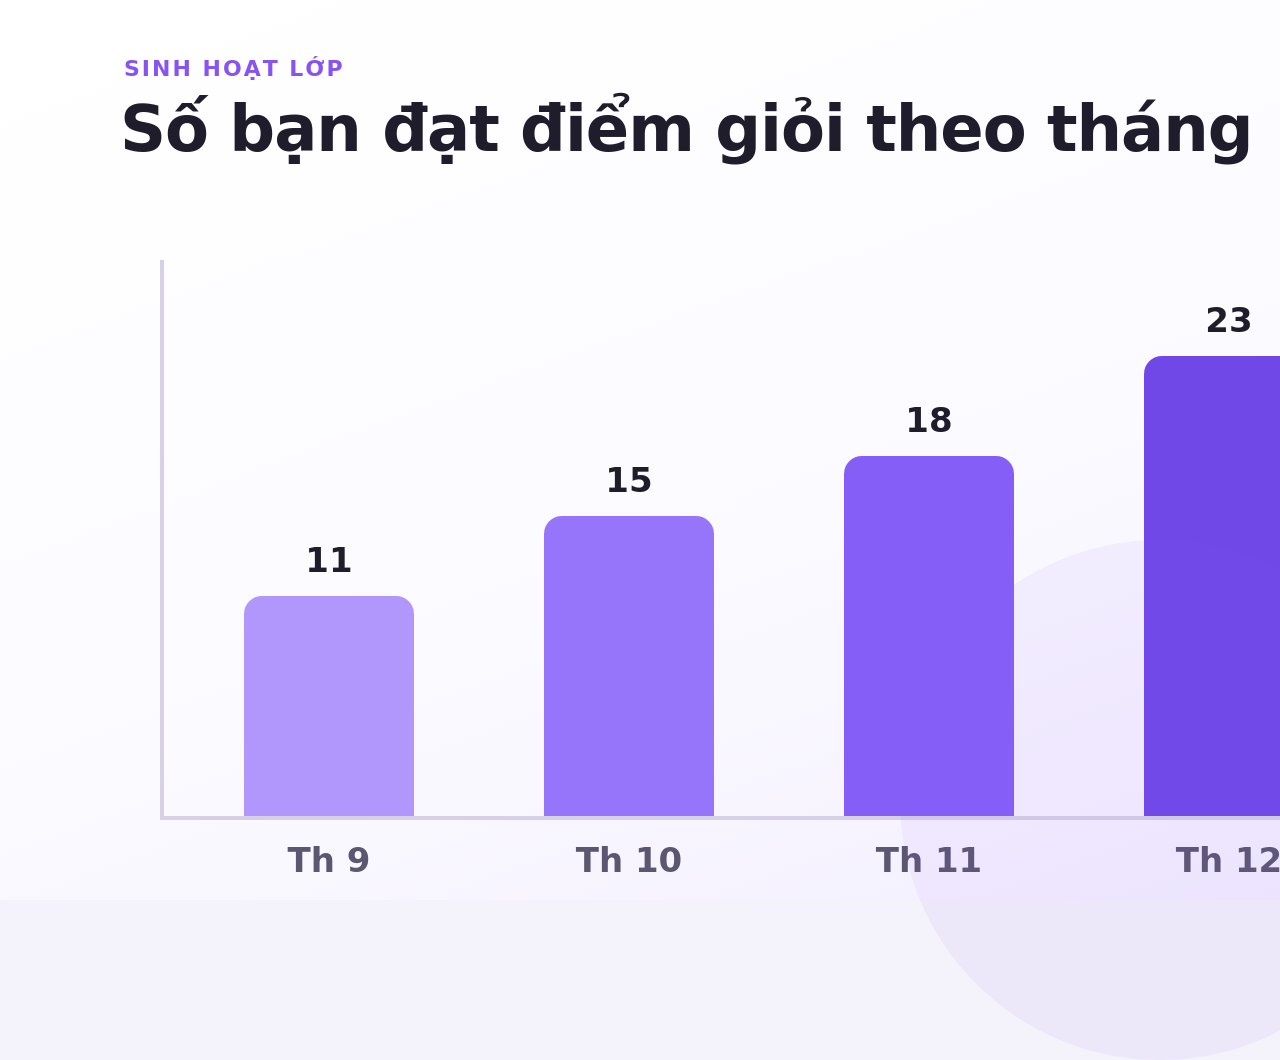
<file: desktop/marketing/slides/chart.html>
<!doctype html><html lang="vi"><head><meta charset="utf-8"><link rel="stylesheet" href="base.css"><style>
.chart { position: absolute; left: 160px; top: 260px; width: 1280px; height: 560px; border-left: 4px solid #d6d1e6; border-bottom: 4px solid #d6d1e6; }
.bar { position: absolute; bottom: 0; width: 170px; border-radius: 18px 18px 0 0; }
.lbl { position: absolute; bottom: -64px; width: 170px; text-align: center; font-size: 34px; font-weight: 700; color: #5b5770; }
.val { position: absolute; width: 170px; text-align: center; font-size: 34px; font-weight: 800; }
</style></head><body><div class="slide">
<div class="tag">Sinh hoạt lớp</div>
<h1>Số bạn đạt điểm giỏi theo tháng</h1>
<div class="chart">
  <div class="bar" style="left:80px;height:220px;background:#b197fc"></div><div class="val" style="left:80px;bottom:236px">11</div><div class="lbl" style="left:80px">Th 9</div>
  <div class="bar" style="left:380px;height:300px;background:#9775fa"></div><div class="val" style="left:380px;bottom:316px">15</div><div class="lbl" style="left:380px">Th 10</div>
  <div class="bar" style="left:680px;height:360px;background:#845ef7"></div><div class="val" style="left:680px;bottom:376px">18</div><div class="lbl" style="left:680px">Th 11</div>
  <div class="bar" id="top" style="left:980px;height:460px;background:#7048e8"></div><div class="val" id="topval" style="left:980px;bottom:476px">23</div><div class="lbl" style="left:980px">Th 12</div>
</div>
</div></body></html>
</file>
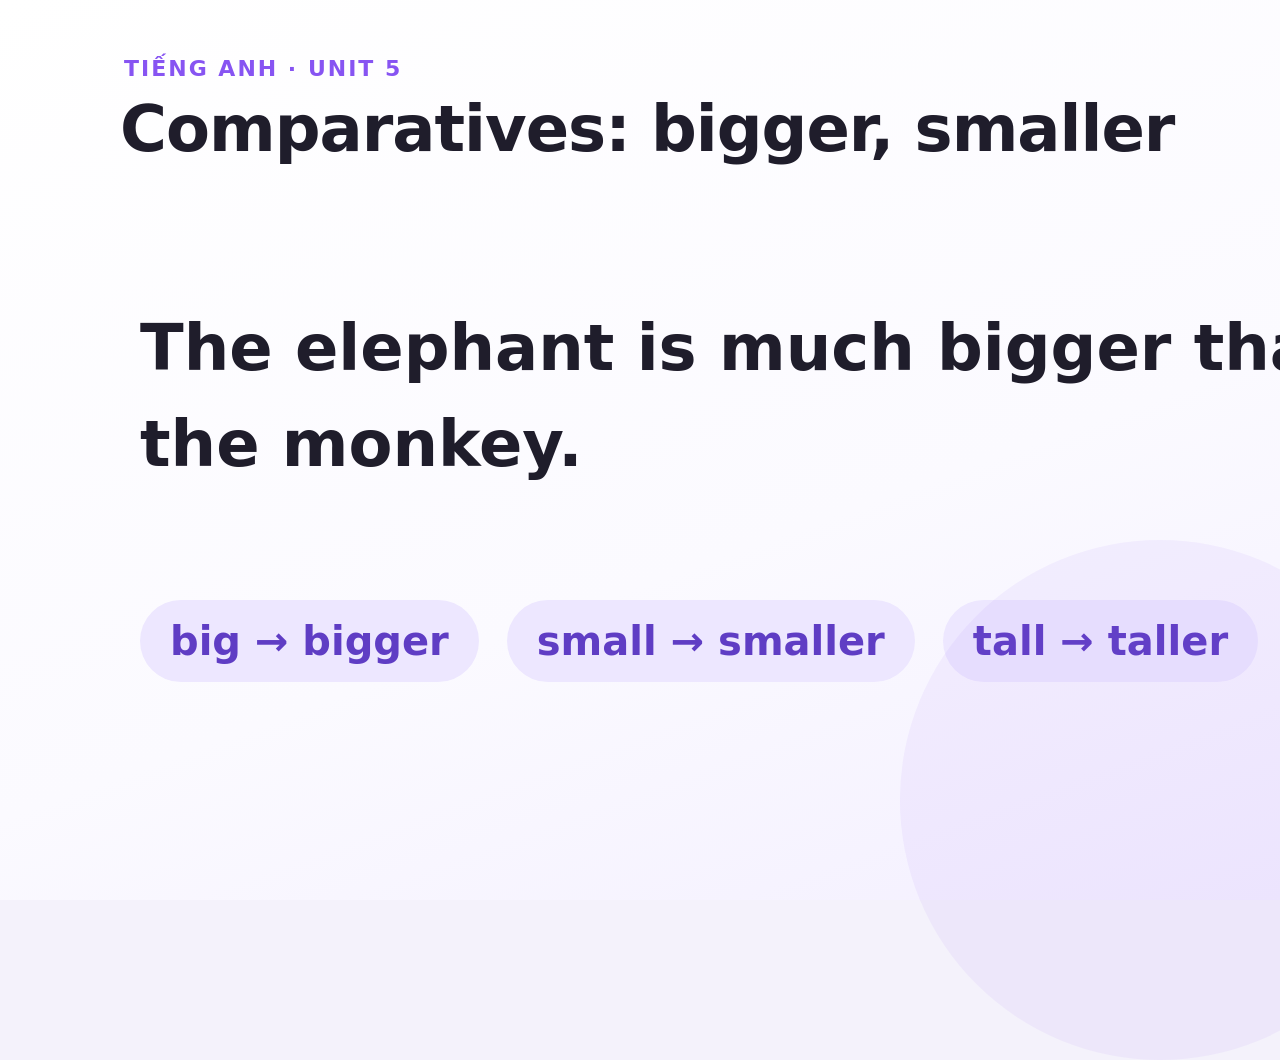
<file: desktop/marketing/slides/english.html>
<!doctype html><html lang="en"><head><meta charset="utf-8"><link rel="stylesheet" href="base.css"><style>
.sent { position: absolute; left: 140px; top: 300px; width: 1320px; font-size: 64px; line-height: 1.5; font-weight: 600; }
.words { position: absolute; left: 140px; top: 600px; display: flex; gap: 28px; }
.w { padding: 18px 30px; border-radius: 999px; background: #ede7ff; color: #5f3dc4; font-size: 40px; font-weight: 700; }
</style></head><body><div class="slide">
<div class="tag">Tiếng Anh · Unit 5</div>
<h1>Comparatives: bigger, smaller</h1>
<div class="sent">The <span id="elephant">elephant</span> is much bigger than the <span id="monkey">monkey</span>.</div>
<div class="words"><div class="w">big → bigger</div><div class="w">small → smaller</div><div class="w">tall → taller</div></div>
</div></body></html>
</file>
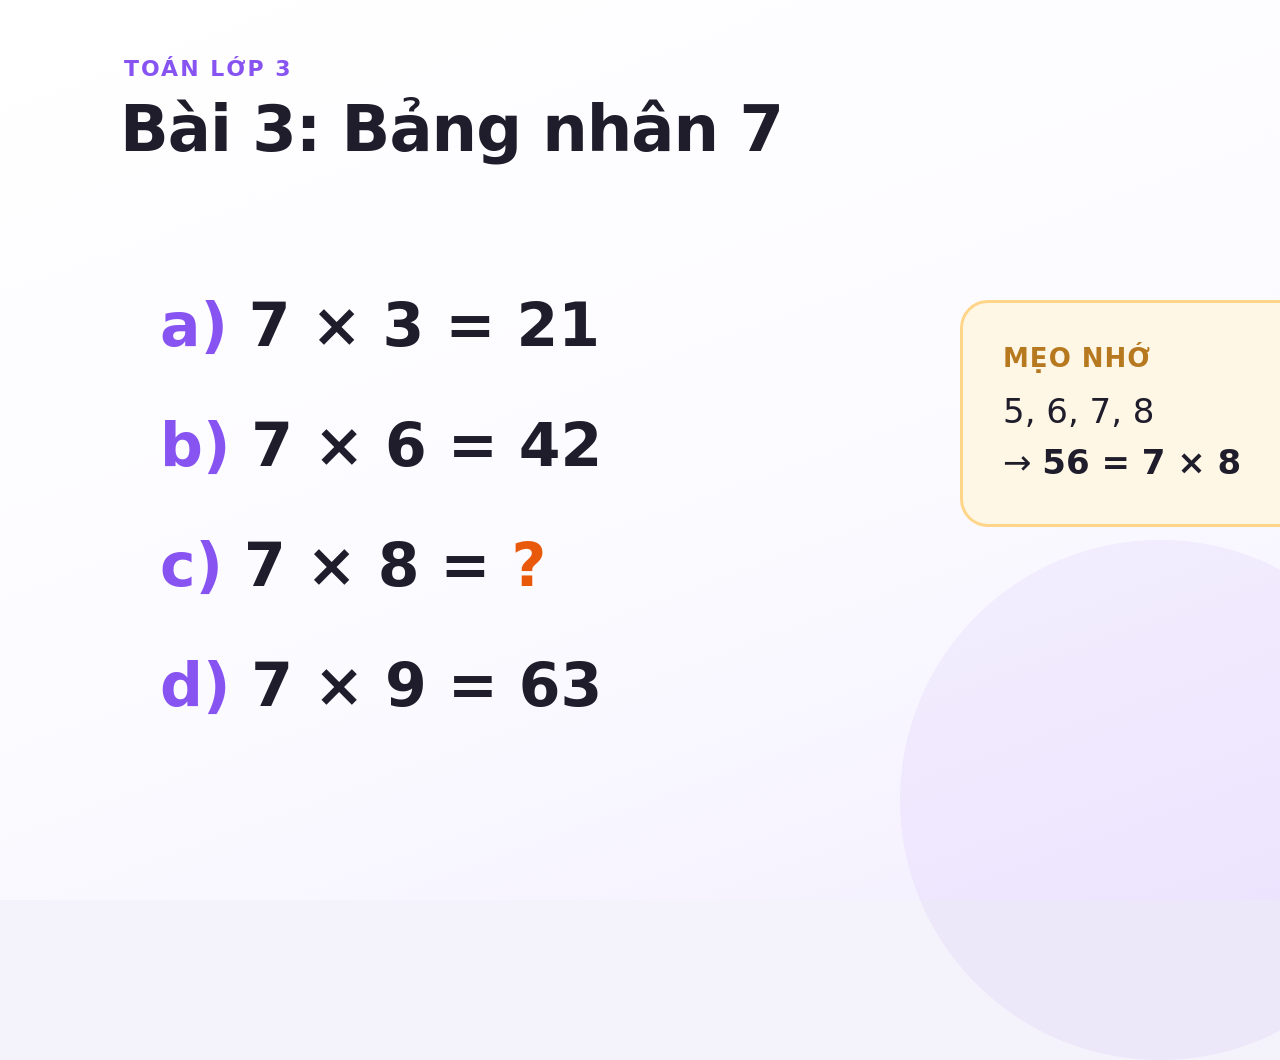
<file: desktop/marketing/slides/math.html>
<!doctype html><html lang="vi"><head><meta charset="utf-8"><link rel="stylesheet" href="base.css"><style>
.ex { position: absolute; left: 160px; font-size: 60px; font-weight: 600; font-variant-numeric: tabular-nums; }
.ex b { color: #8754f2; }
.q { color: #e8590c; font-weight: 800; }
.tip { position: absolute; left: 960px; top: 300px; width: 500px; padding: 36px 40px; border-radius: 28px; background: #fff7e6; border: 3px solid #ffd58a; font-size: 34px; line-height: 1.5; }
.tip strong { display: block; font-size: 26px; letter-spacing: 1px; color: #b7791f; text-transform: uppercase; margin-bottom: 8px; }
</style></head><body><div class="slide">
<div class="tag">Toán lớp 3</div>
<h1>Bài 3: Bảng nhân 7</h1>
<div class="ex" style="top:290px"><b>a)</b> 7 × 3 = 21</div>
<div class="ex" style="top:410px"><b>b)</b> 7 × 6 = 42</div>
<div class="ex" style="top:530px"><b>c)</b> 7 × 8 = <span class="q" id="q">?</span></div>
<div class="ex" style="top:650px"><b>d)</b> 7 × 9 = 63</div>
<div class="tip"><strong>Mẹo nhớ</strong>5, 6, 7, 8<br>→ <b>56 = 7 × 8</b></div>
</div></body></html>
</file>
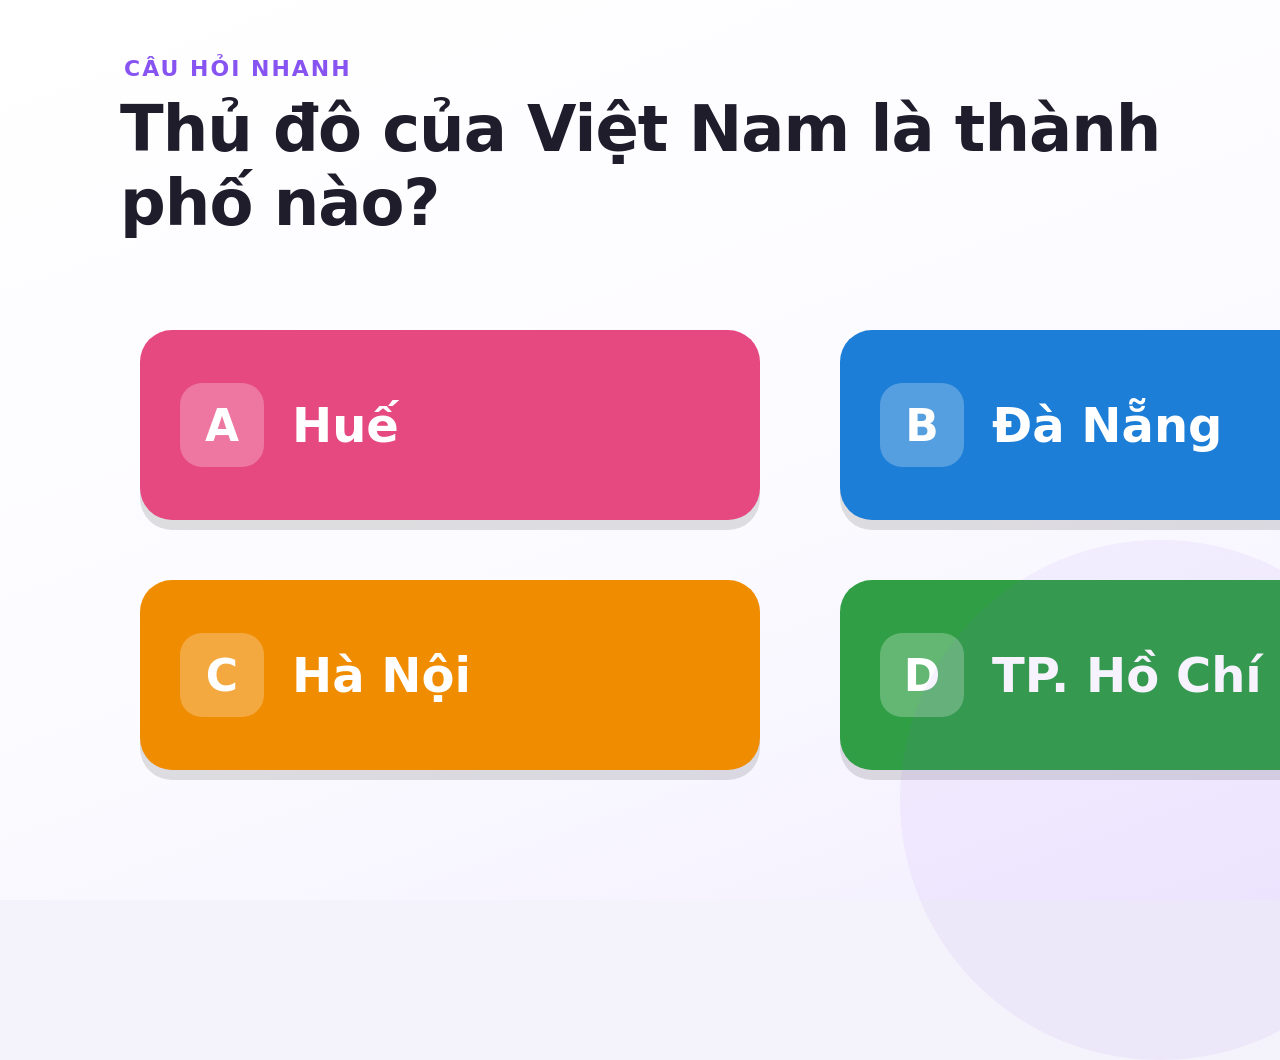
<file: desktop/marketing/slides/quiz.html>
<!doctype html><html lang="vi"><head><meta charset="utf-8"><link rel="stylesheet" href="base.css"><style>
.opt { position: absolute; width: 620px; height: 190px; border-radius: 32px; display: flex; align-items: center; gap: 28px; padding: 0 40px; font-size: 48px; font-weight: 700; color: #fff; box-shadow: 0 10px 0 rgba(0,0,0,.12); }
.opt span { display: grid; place-items: center; width: 84px; height: 84px; border-radius: 22px; background: rgba(255,255,255,.25); font-size: 44px; }
</style></head><body><div class="slide">
<div class="tag">Câu hỏi nhanh</div>
<h1>Thủ đô của Việt Nam là thành phố nào?</h1>
<div class="opt" style="left:140px;top:330px;background:#e64980"><span>A</span>Huế</div>
<div class="opt" style="left:840px;top:330px;background:#1c7ed6"><span>B</span>Đà Nẵng</div>
<div class="opt" id="c" style="left:140px;top:580px;background:#f08c00"><span>C</span>Hà Nội</div>
<div class="opt" style="left:840px;top:580px;background:#2f9e44"><span>D</span>TP. Hồ Chí Minh</div>
</div></body></html>
</file>
<file: desktop/marketing/slides/base.css>
/* Sample lesson slides used as backgrounds for TinyHand screenshots (1600×1000). */
* { box-sizing: border-box; }
html, body { margin: 0; width: 1600px; height: 1000px; overflow: hidden; }
body { font-family: "Be Vietnam Pro", "Segoe UI", system-ui, sans-serif; color: #1f1d2b; background: #f4f2fb; }
.slide { position: absolute; inset: 0; background: linear-gradient(160deg, #ffffff 0%, #fbfaff 60%, #f3efff 100%); }
.slide::after { content: ""; position: absolute; right: -140px; bottom: -160px; width: 520px; height: 520px; border-radius: 50%; background: rgba(135, 84, 242, .07); }
h1 { position: absolute; left: 120px; top: 92px; margin: 0; font-size: 64px; font-weight: 800; letter-spacing: -1px; }
.tag { position: absolute; left: 124px; top: 56px; font-size: 22px; font-weight: 700; color: #8754f2; letter-spacing: 2px; text-transform: uppercase; }
</file>
